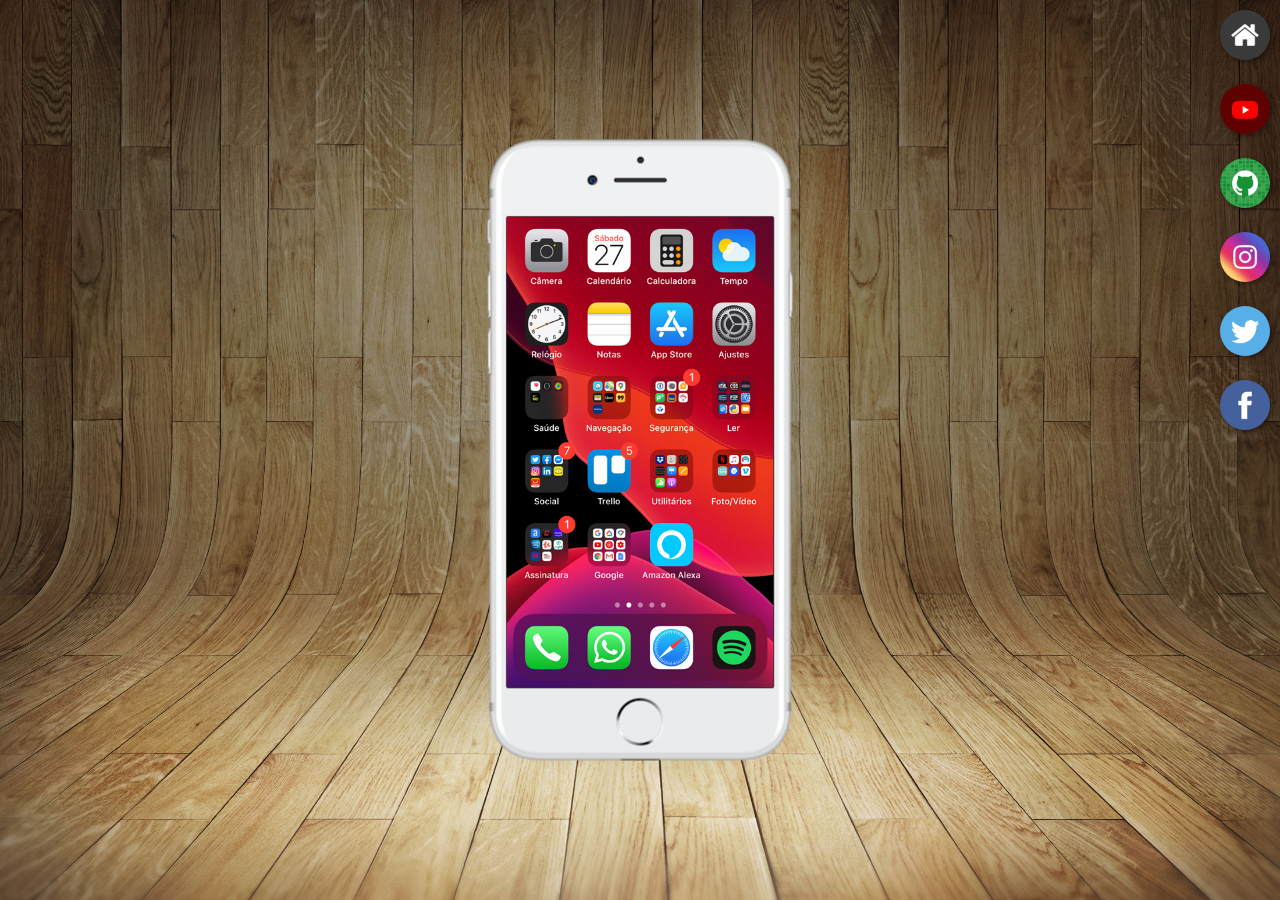
<file: index.html>
<!DOCTYPE html>
<html lang="pt-br">
<head>
    <meta charset="UTF-8">
    <meta http-equiv="X-UA-Compatible" content="IE=edge">
    <meta name="viewport" content="width=device-width, initial-scale=1.0">
    <link rel="shortcut icon" href="favicon.ico" type="image/x-icon">
    <link rel="stylesheet" href="estilos/style.css">
    <title>Projreto Redes Sociais</title>
</head>
<body>
    <main>
        <section id="telefone">
            <iframe src="home.html" frameborder="0" name="tela" id="tela">Seu navegador não é compativel</iframe>
        </section>
        <section id="redes-sociais">
            <a href="home.html" target="tela"><img src="imagens/logo-home.jpg" alt="Home"></a><br>
            <a href="youtube.html" target="tela"><img src="imagens/logo-youtube.jpg" alt="Youtube"></a><br>
            <a href="guithub.html" target="tela"><img src="imagens/logo-github.jpg" alt="GitHub"></a><br>
            <a href="instagram.html" target="tela"><img src="imagens/logo-instagram.jpg" alt="Instagram"></a><br>
            <a href="#" target="tela"><img src="imagens/logo-twitter.jpg" alt="Twitter"></a><br>
            <a href="#" target="tela"><img src="imagens/logo-facebook.jpg" alt="Facebook"></a>
        </section>
    </main>
</body>
</html>
</file>
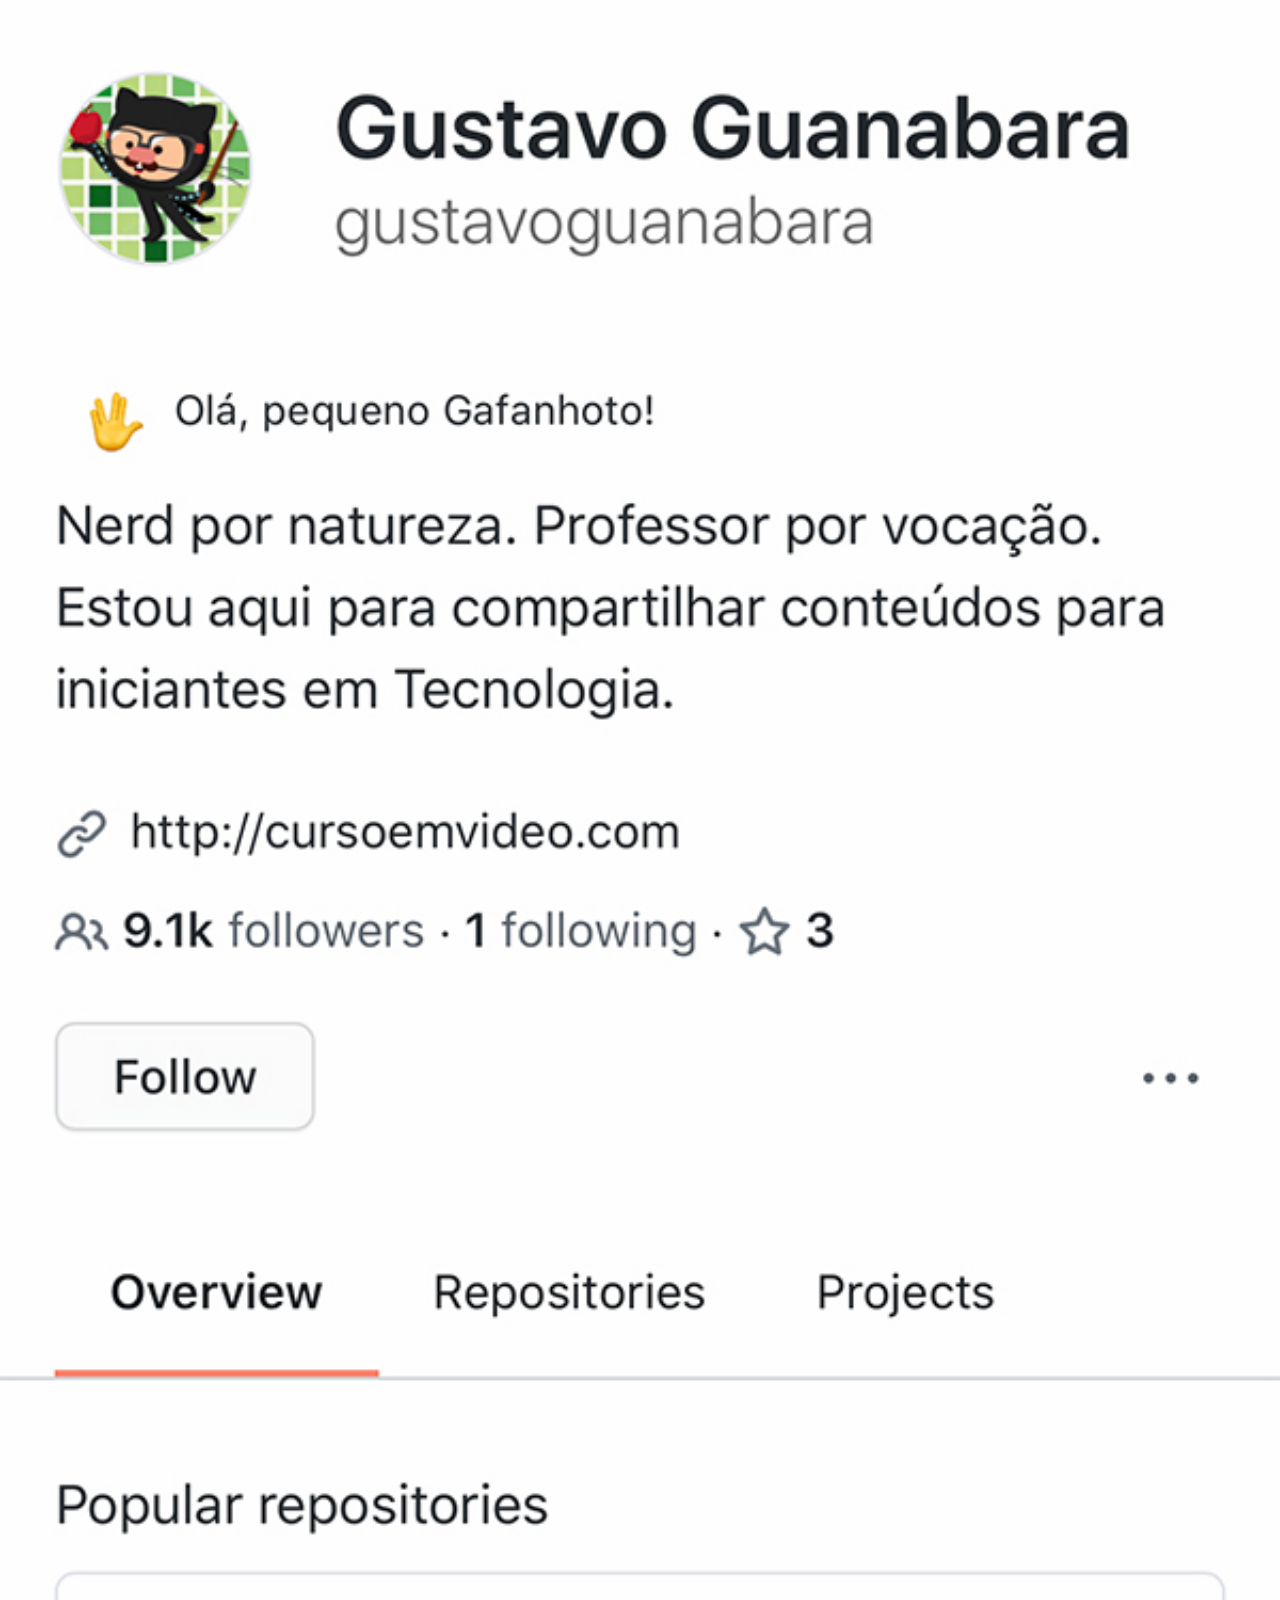
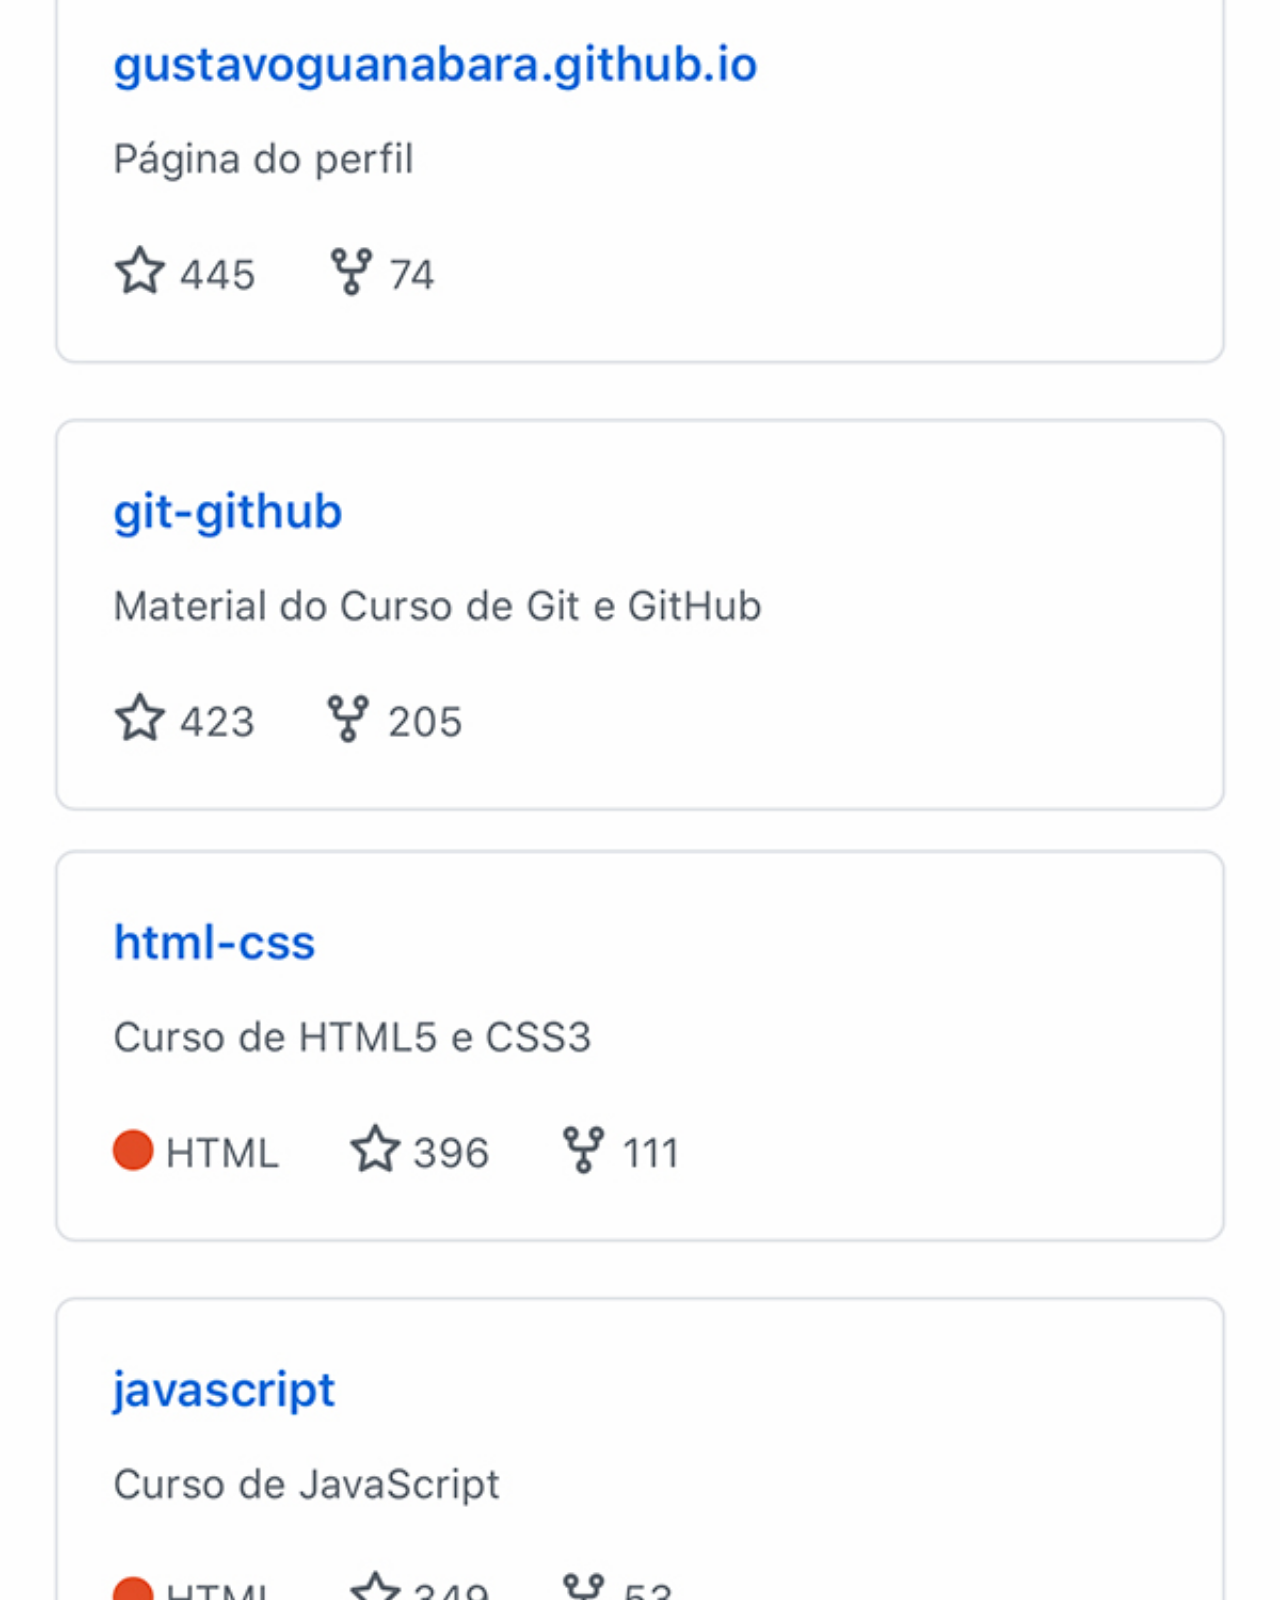
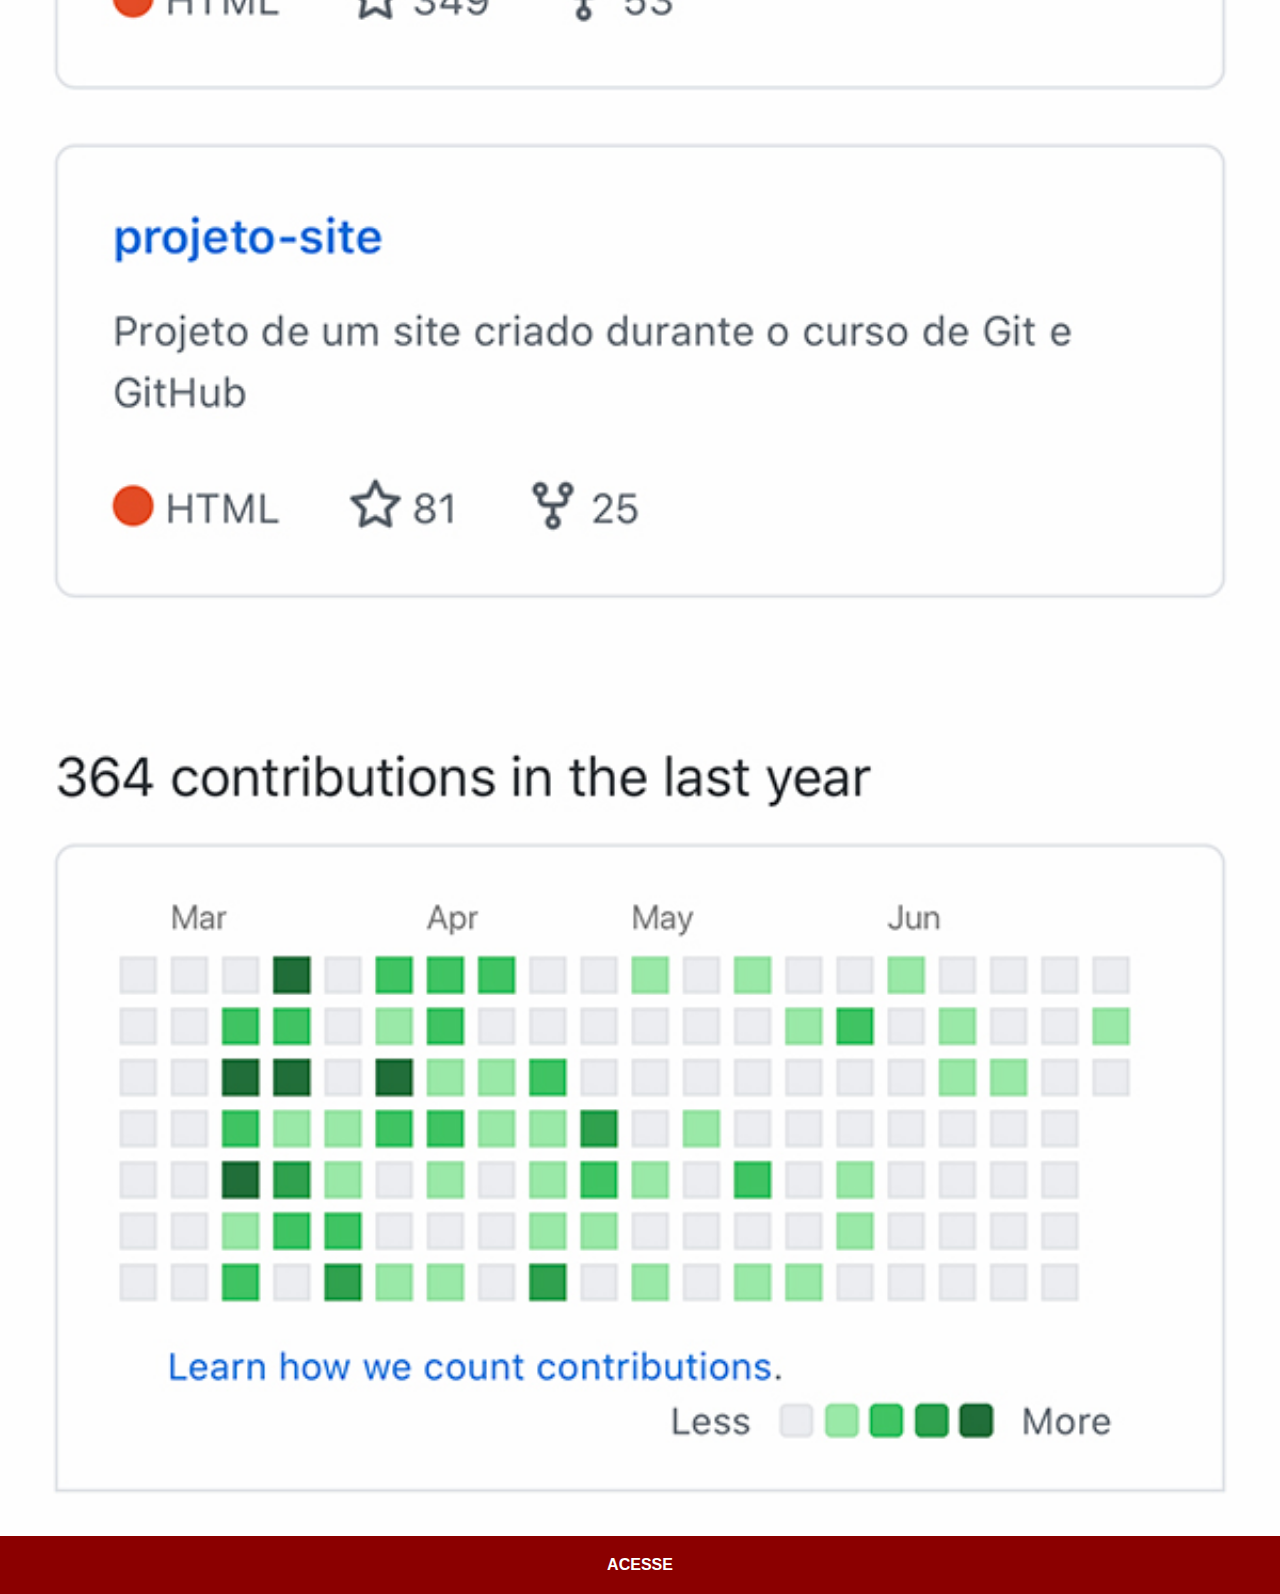
<file: guithub.html>
<!DOCTYPE html>
<html lang="pt-br">
<head>
    <meta charset="UTF-8">
    <meta http-equiv="X-UA-Compatible" content="IE=edge">
    <meta name="viewport" content="width=device-width, initial-scale=1.0">
    <title>Document</title>
    <link rel="stylesheet" href="estilos/social.css">
</head>
<body>
    <img src="imagens/tela-github.jpg" alt="GuiHub">
    <a href="https://github.com/">ACESSE</a>
</body>
</html>
</file>
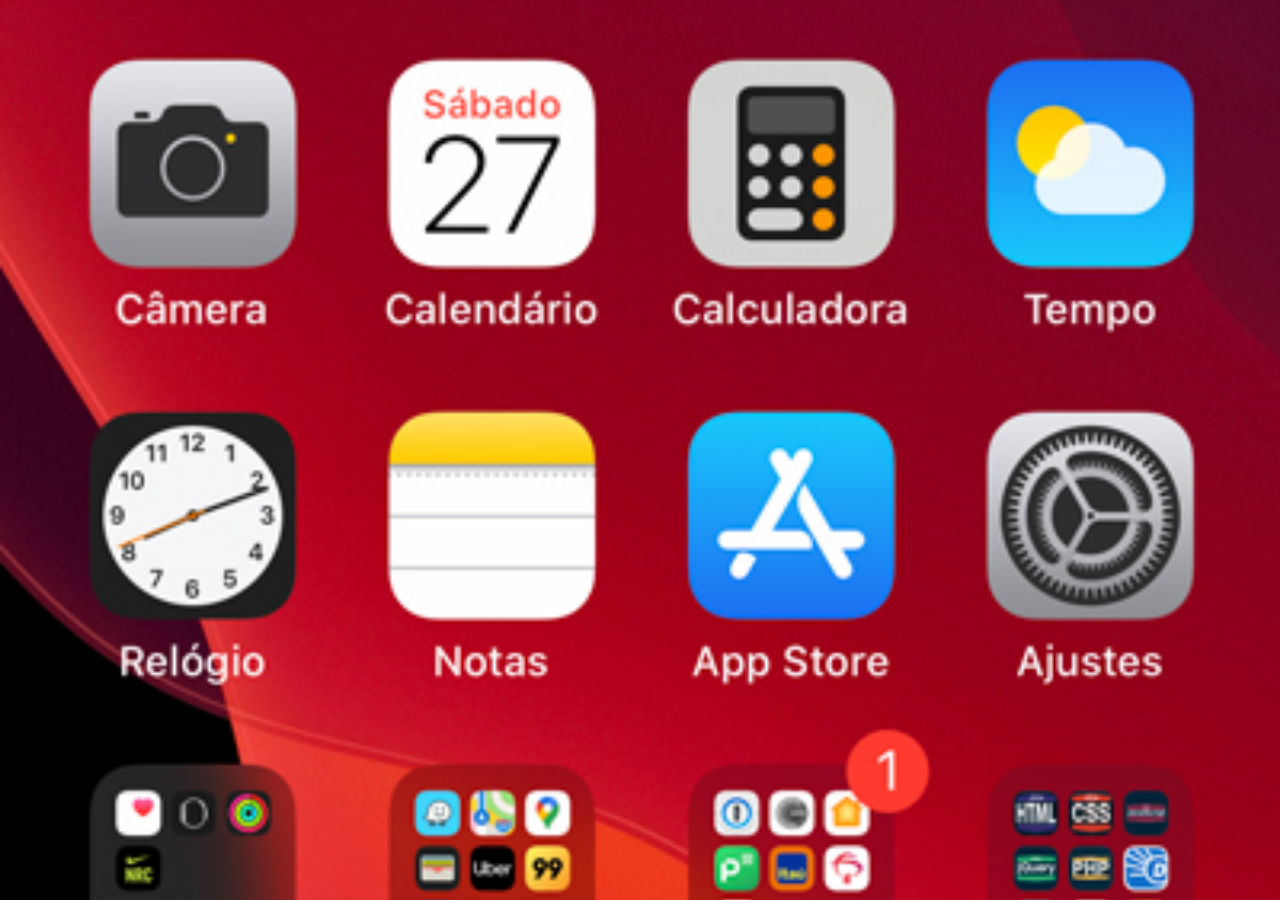
<file: home.html>
<!DOCTYPE html>
<html lang="pt-br">
<head>
    <meta charset="UTF-8">
    <meta http-equiv="X-UA-Compatible" content="IE=edge">
    <meta name="viewport" content="width=device-width, initial-scale=1.0">
    <title>Document</title>
</head>
<style>
    *{
        margin: 0px;
        padding: 0px;
    }
    body{
        width: 100vw;
        height: 100vh;
        background: black url('imagens/tela-home.jpg') no-repeat top center;
        background-size: cover;
    }
</style>
<body>
    
</body>
</html>
</file>
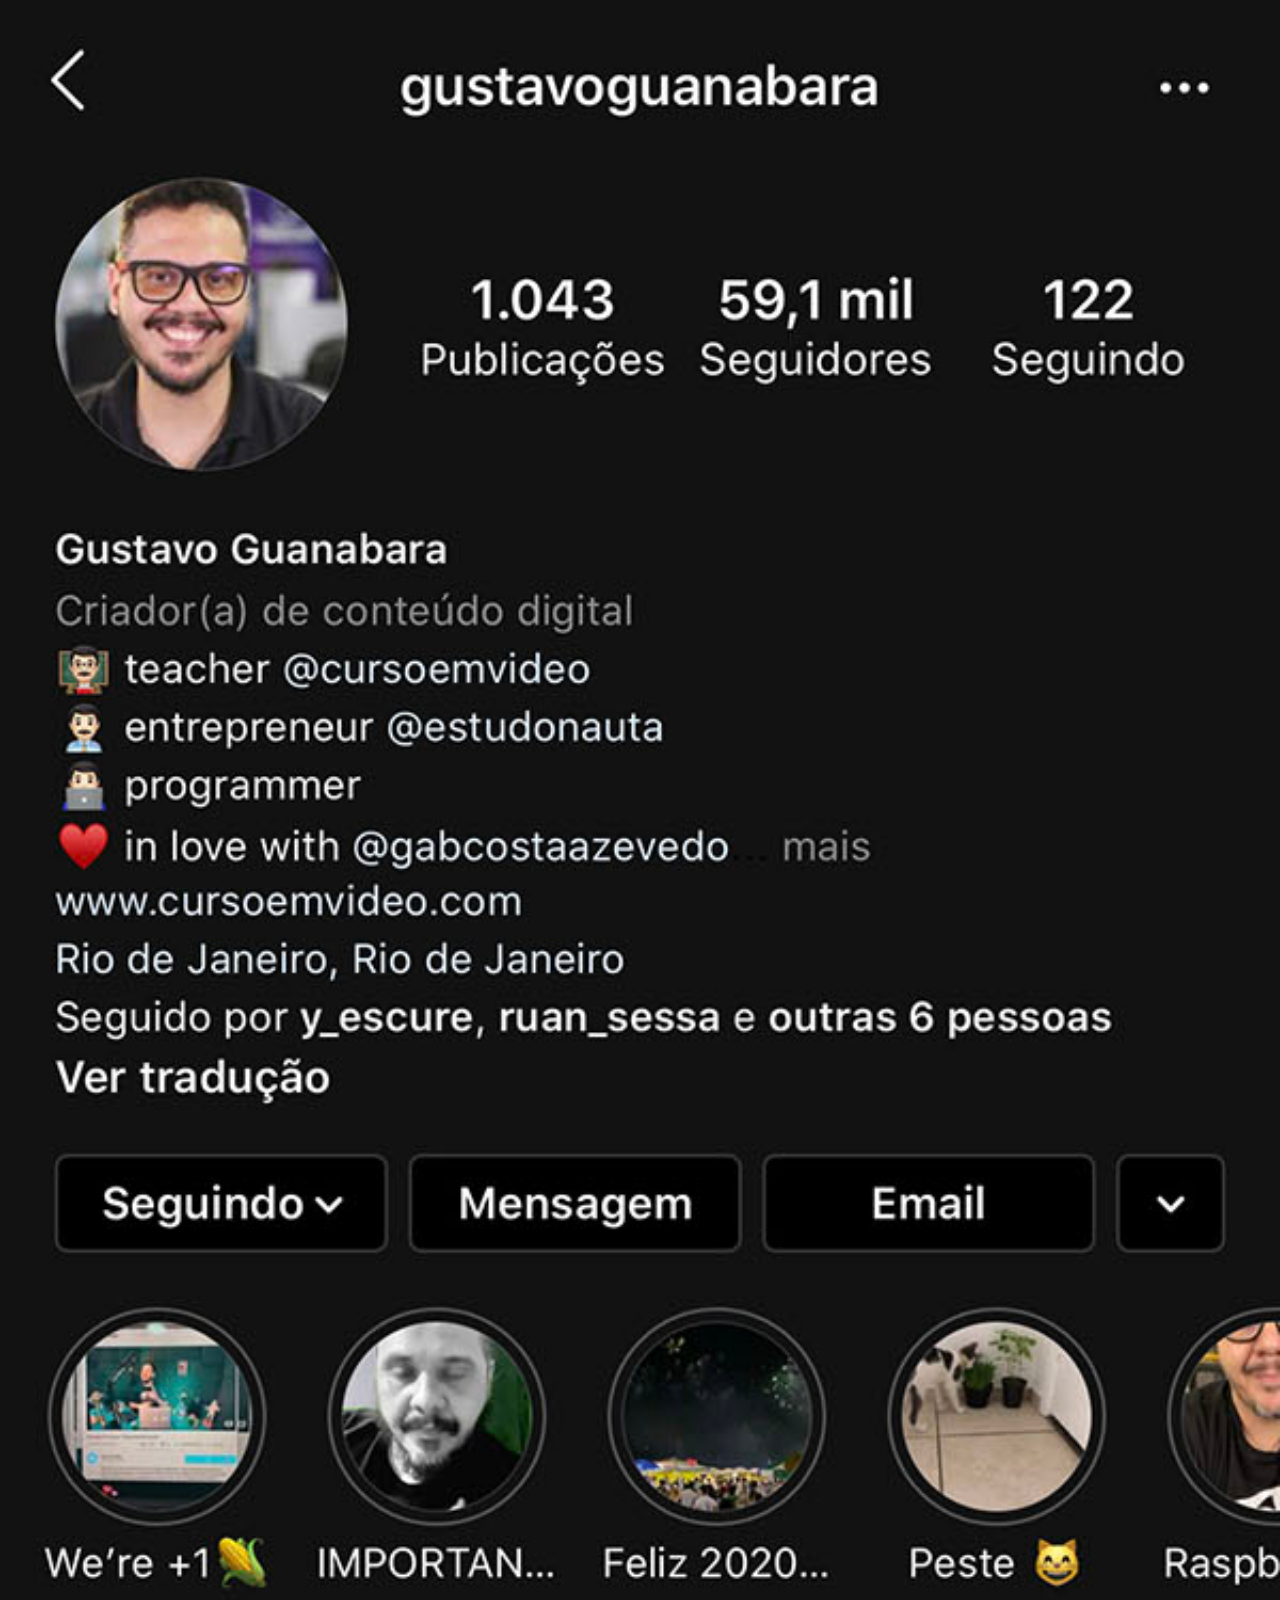
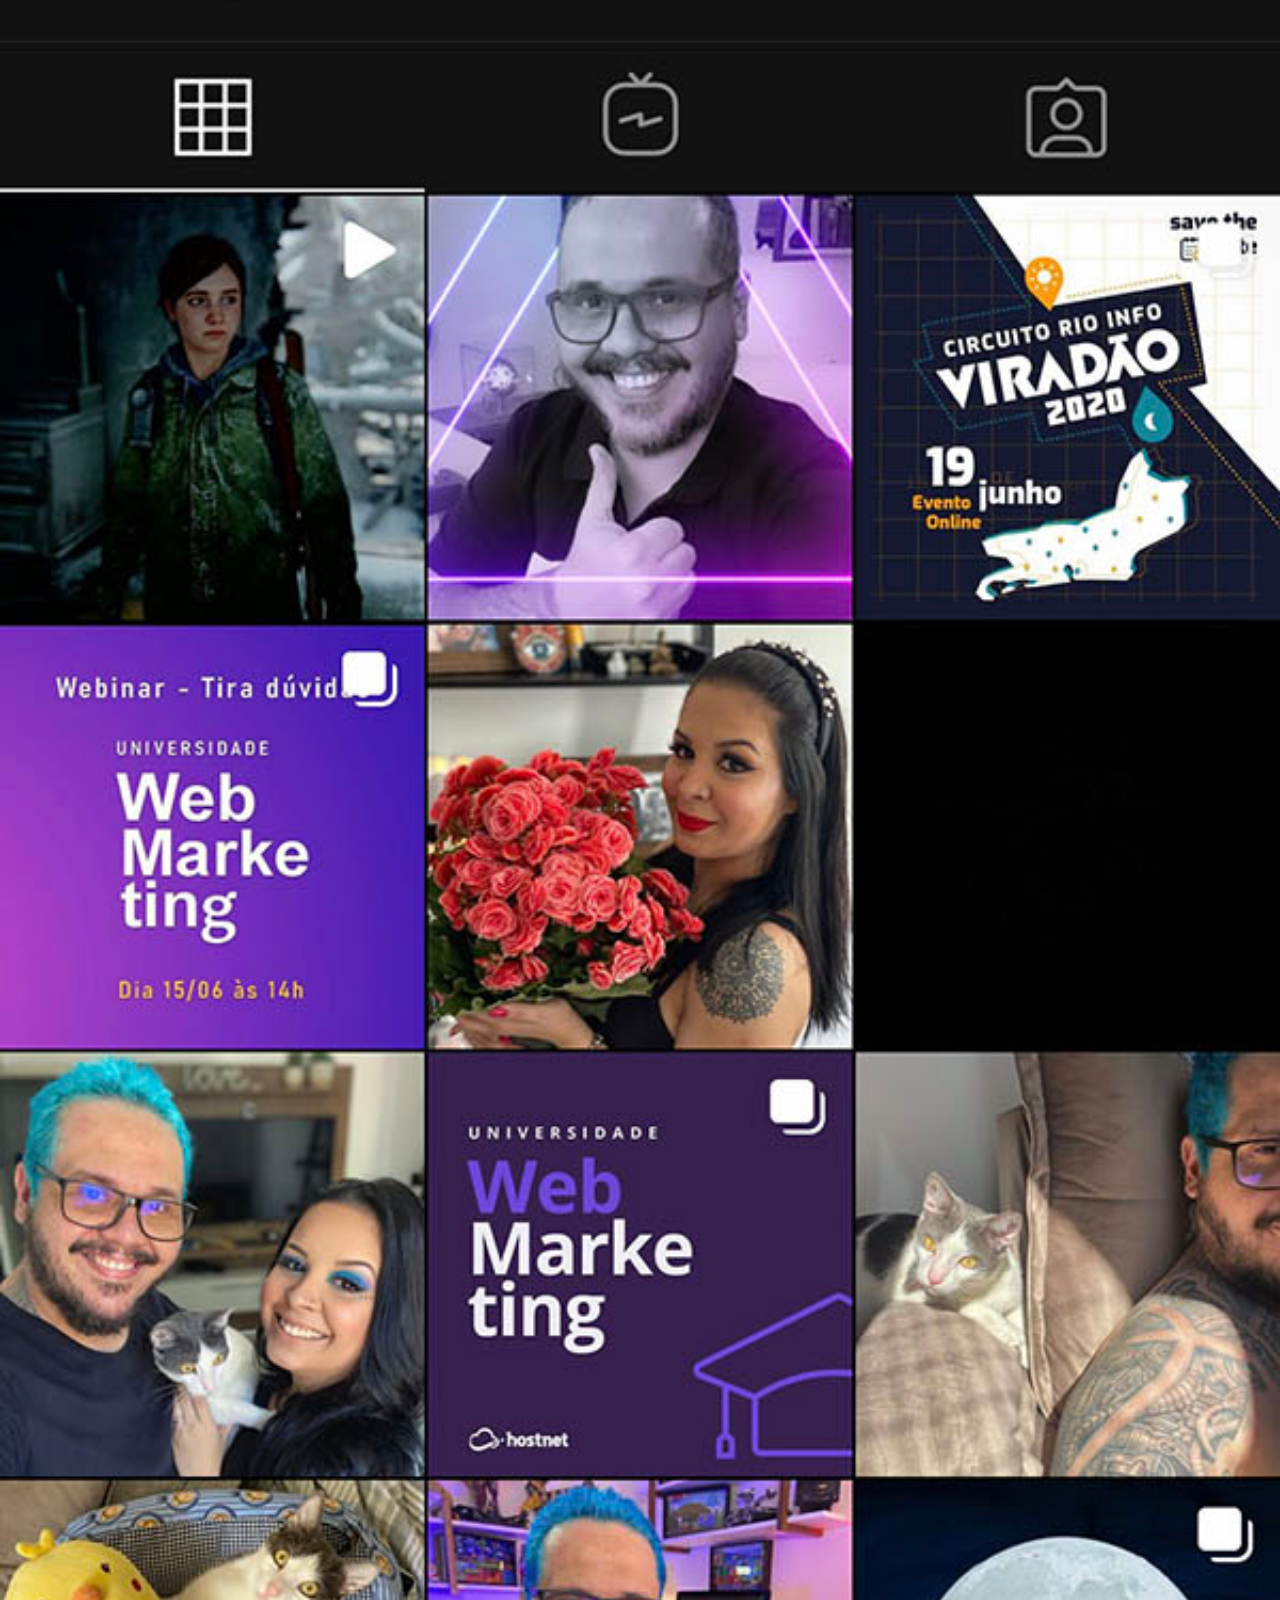
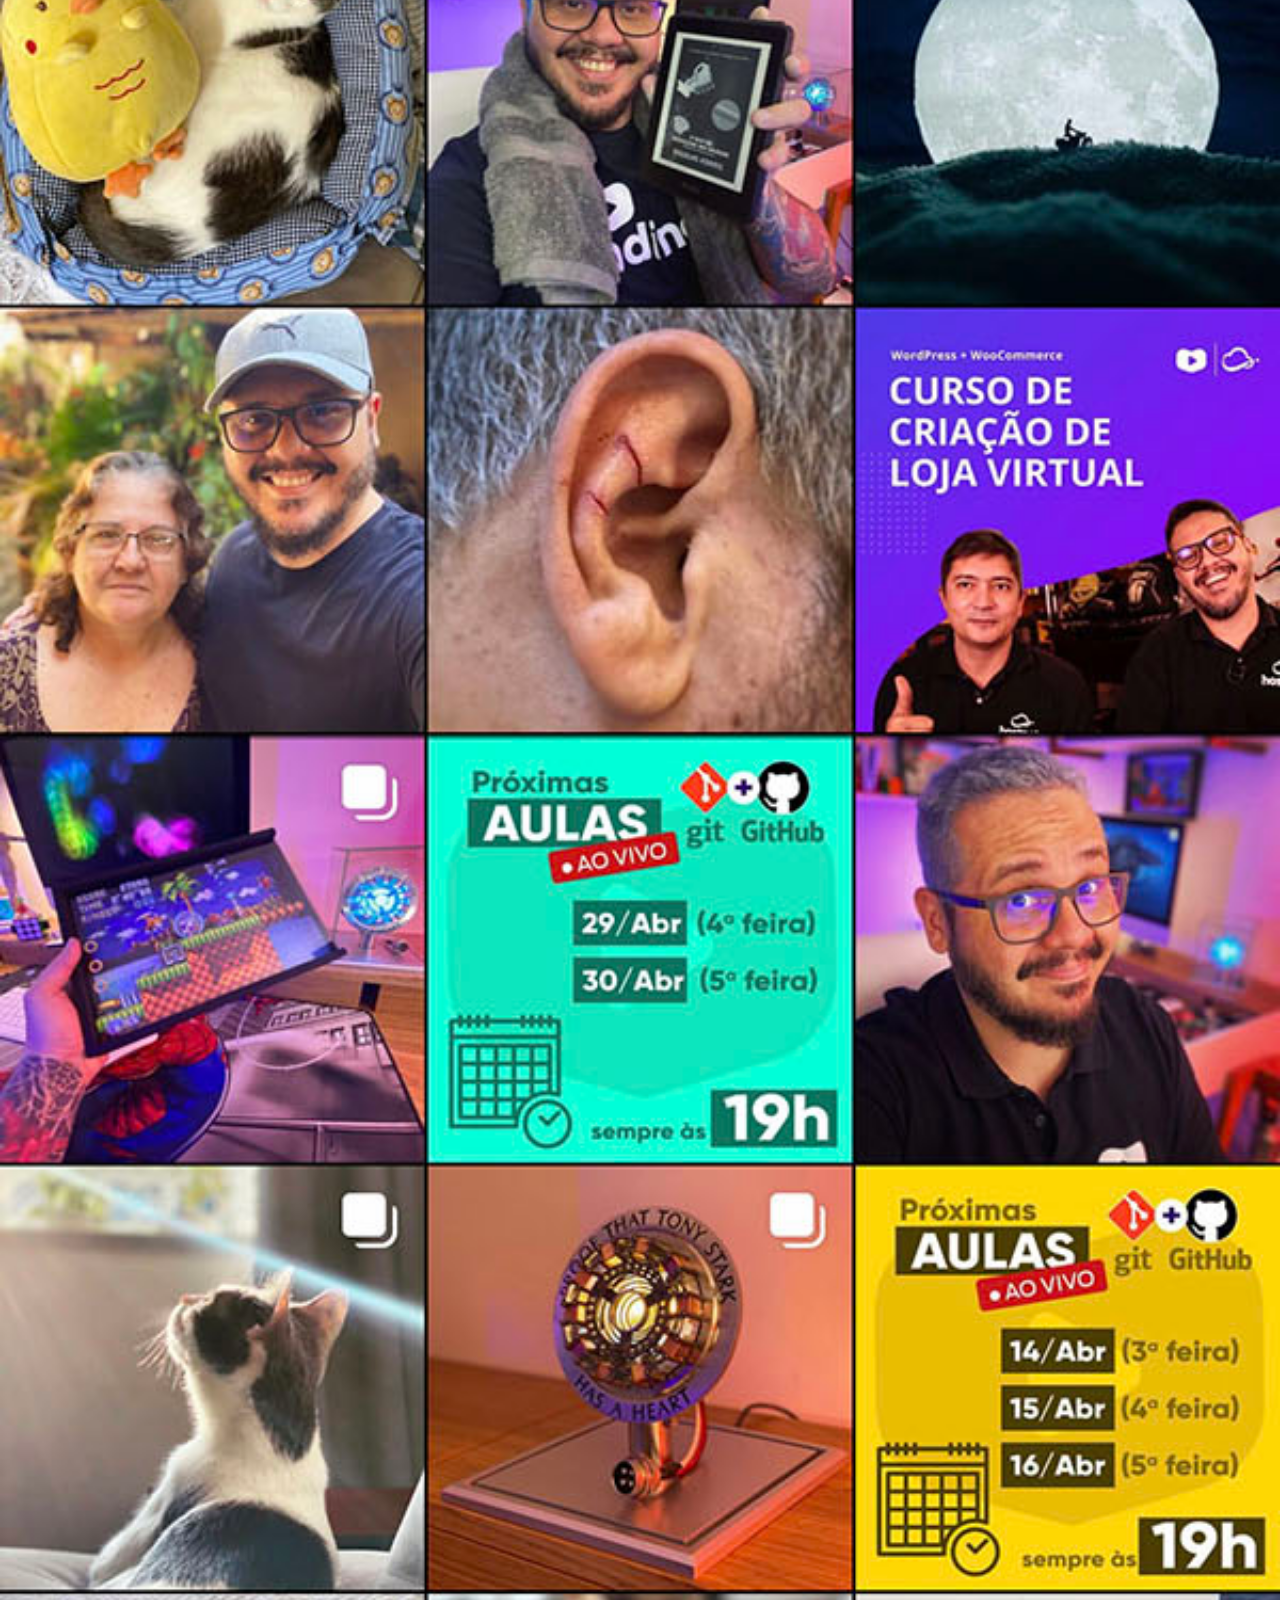
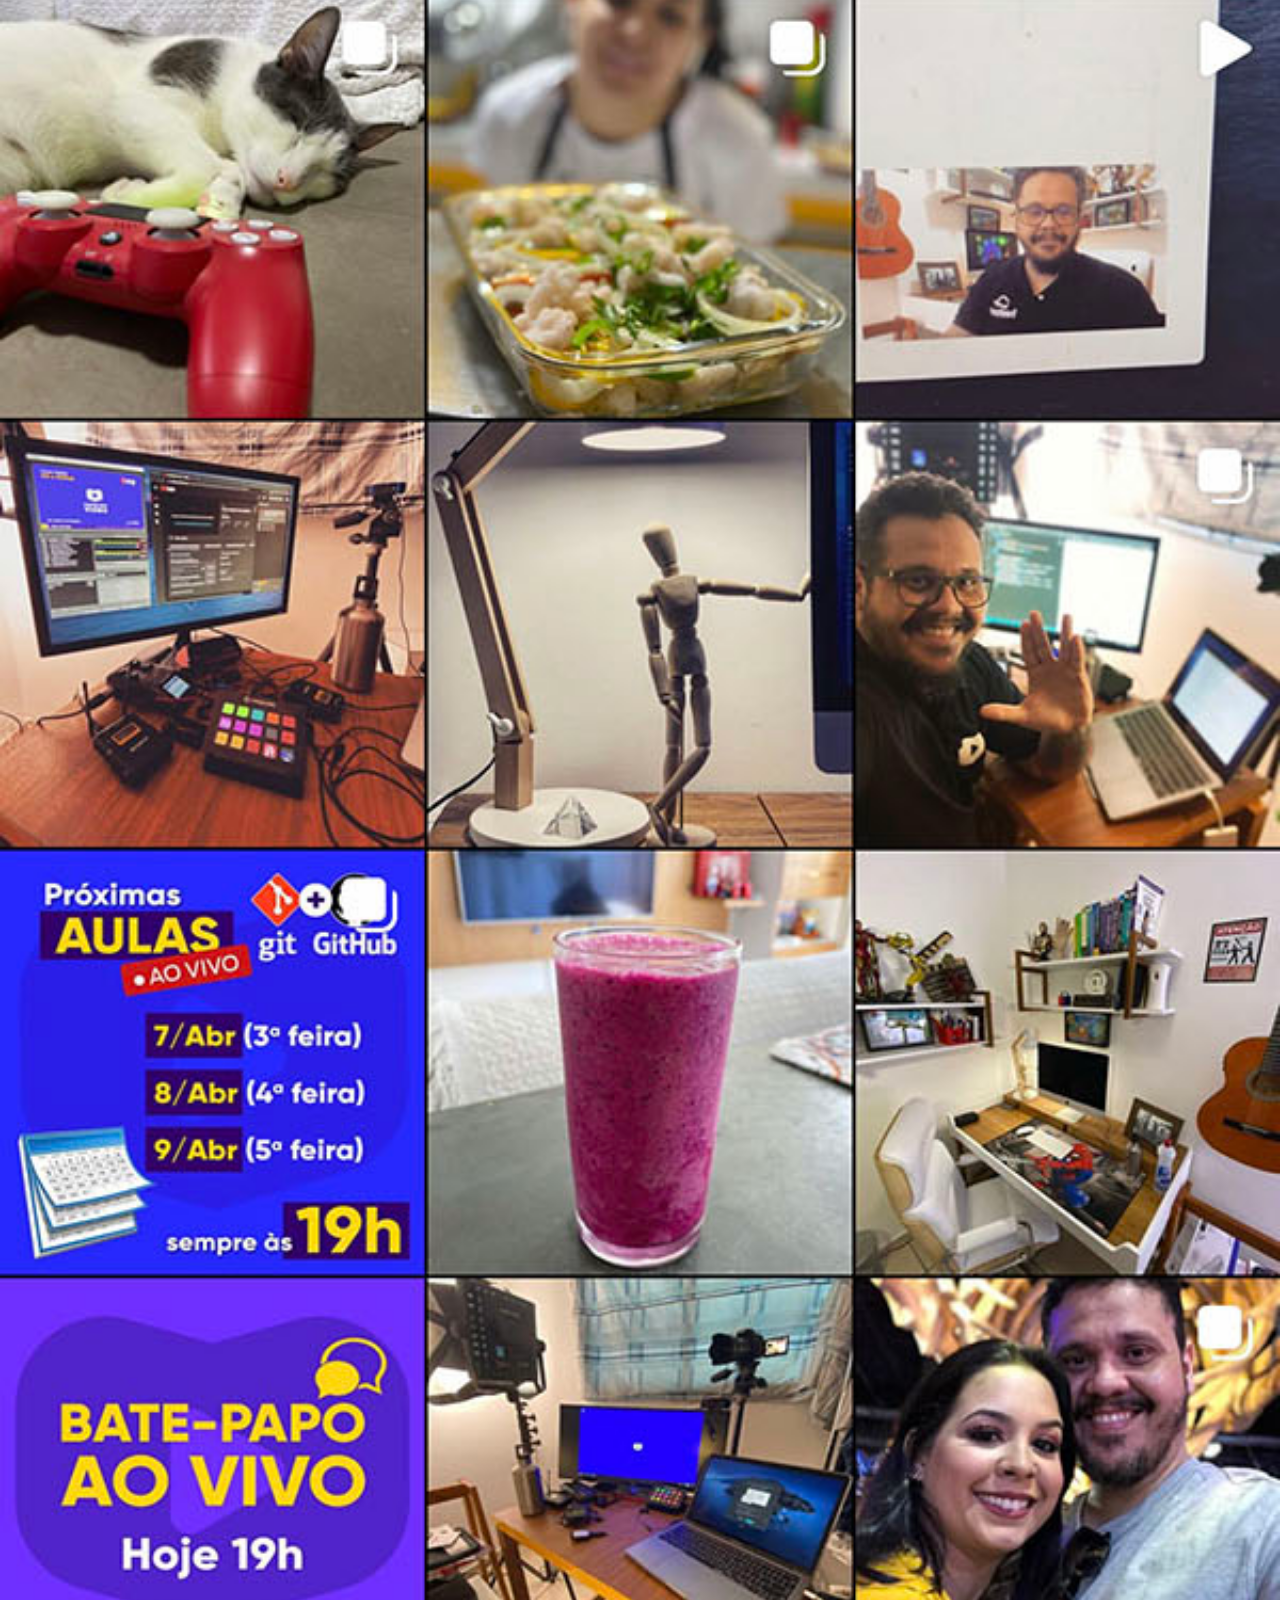
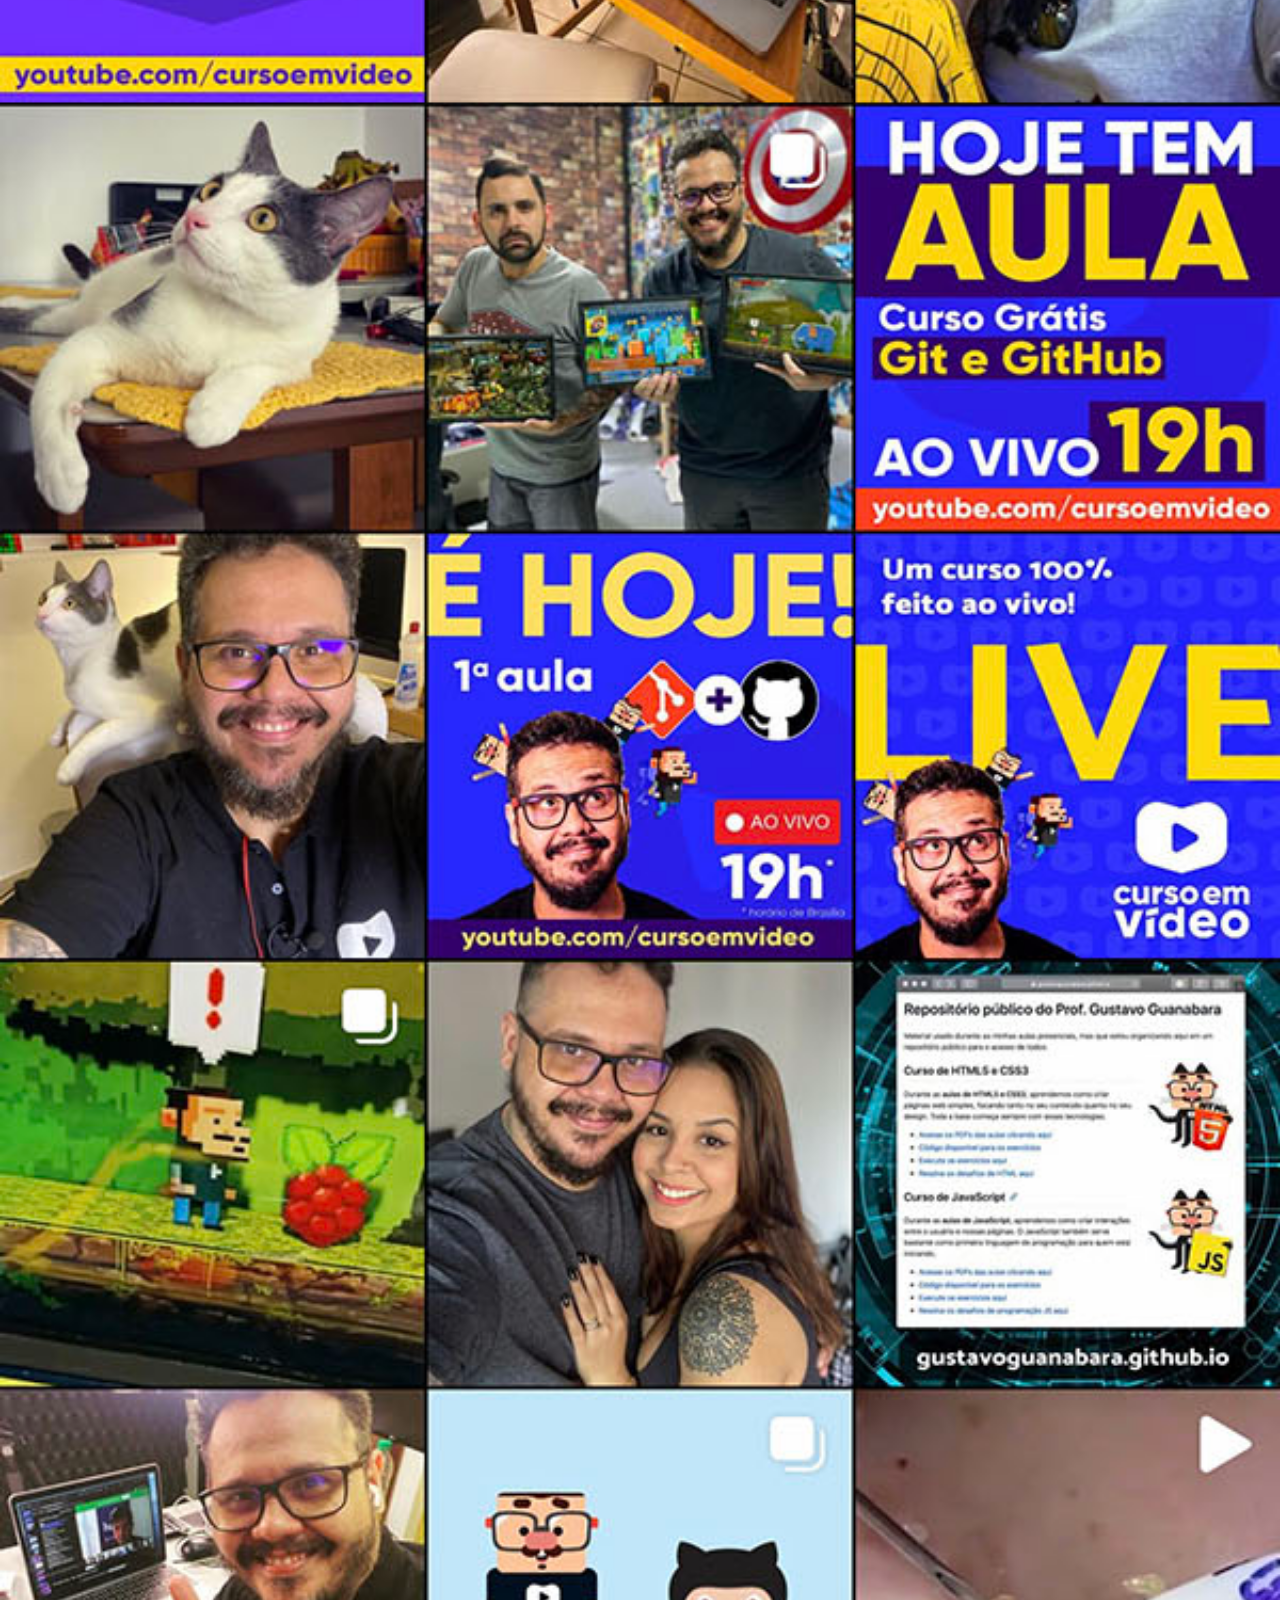
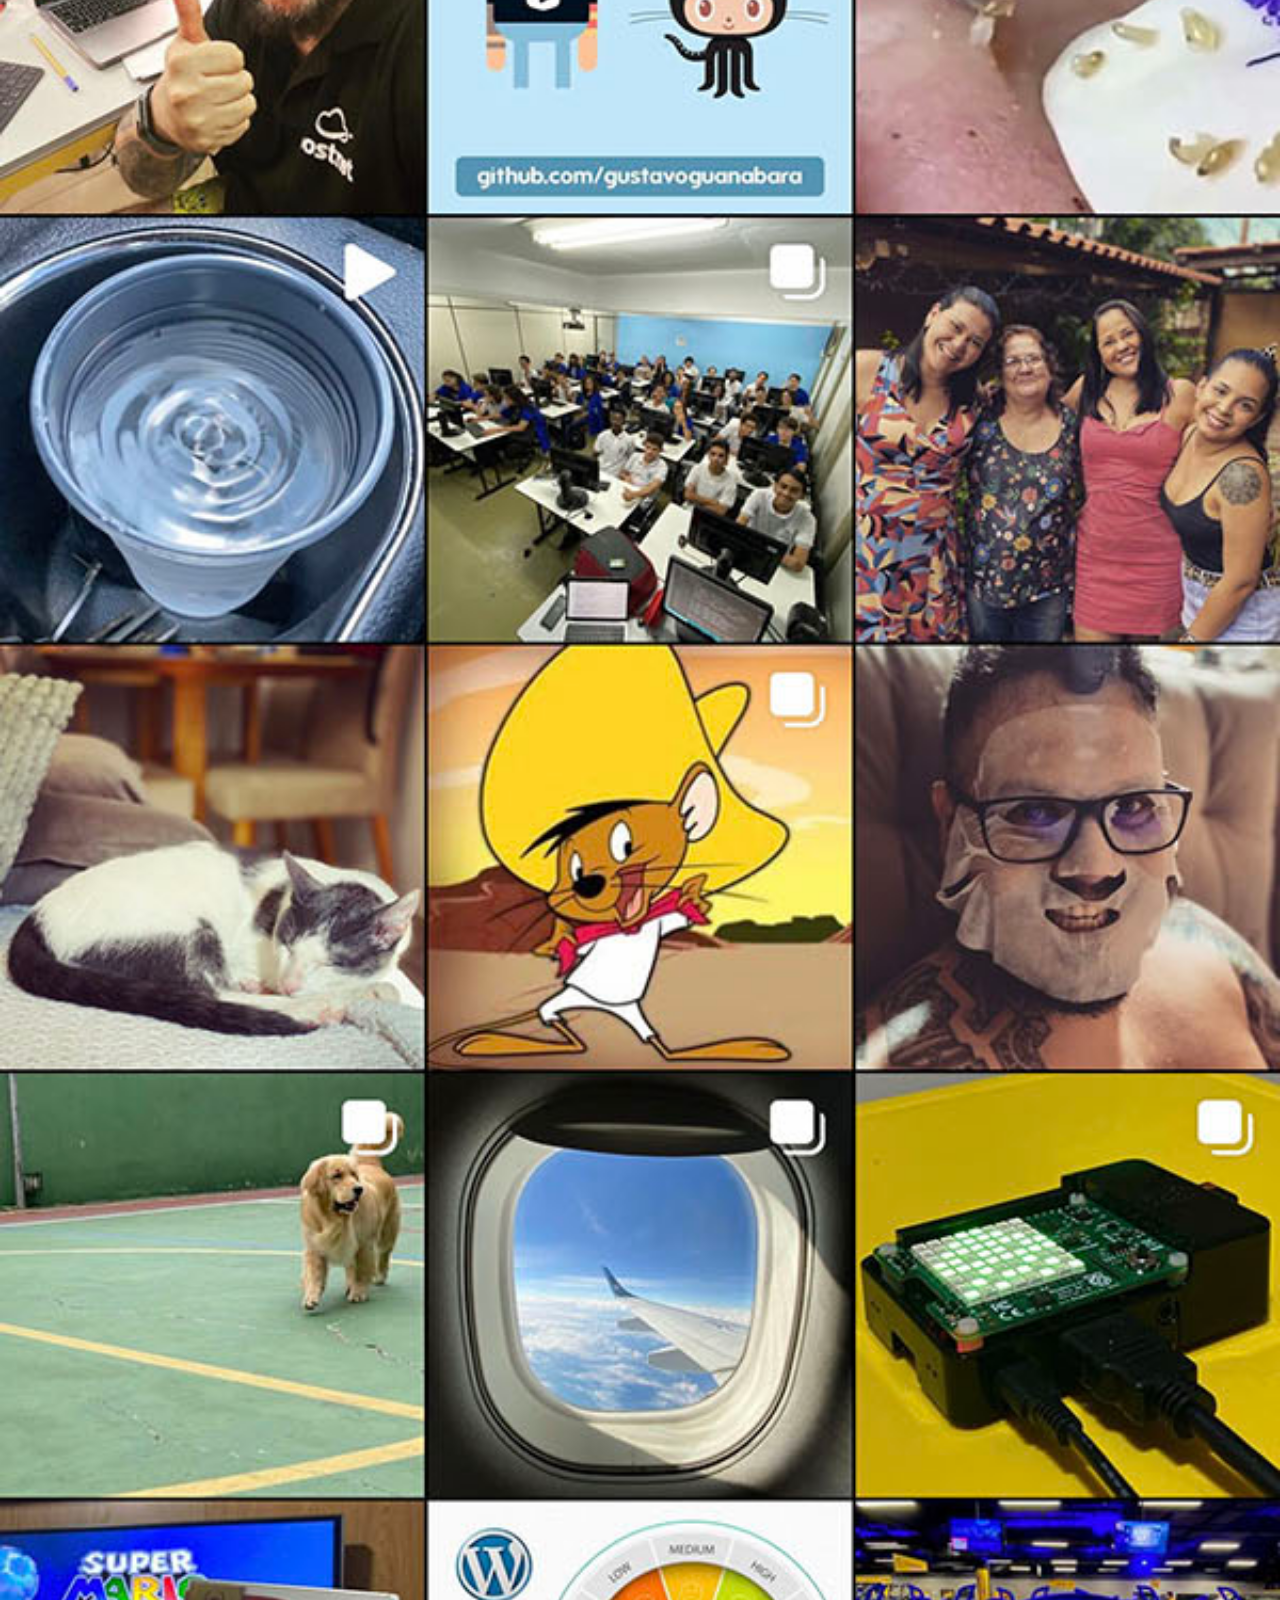
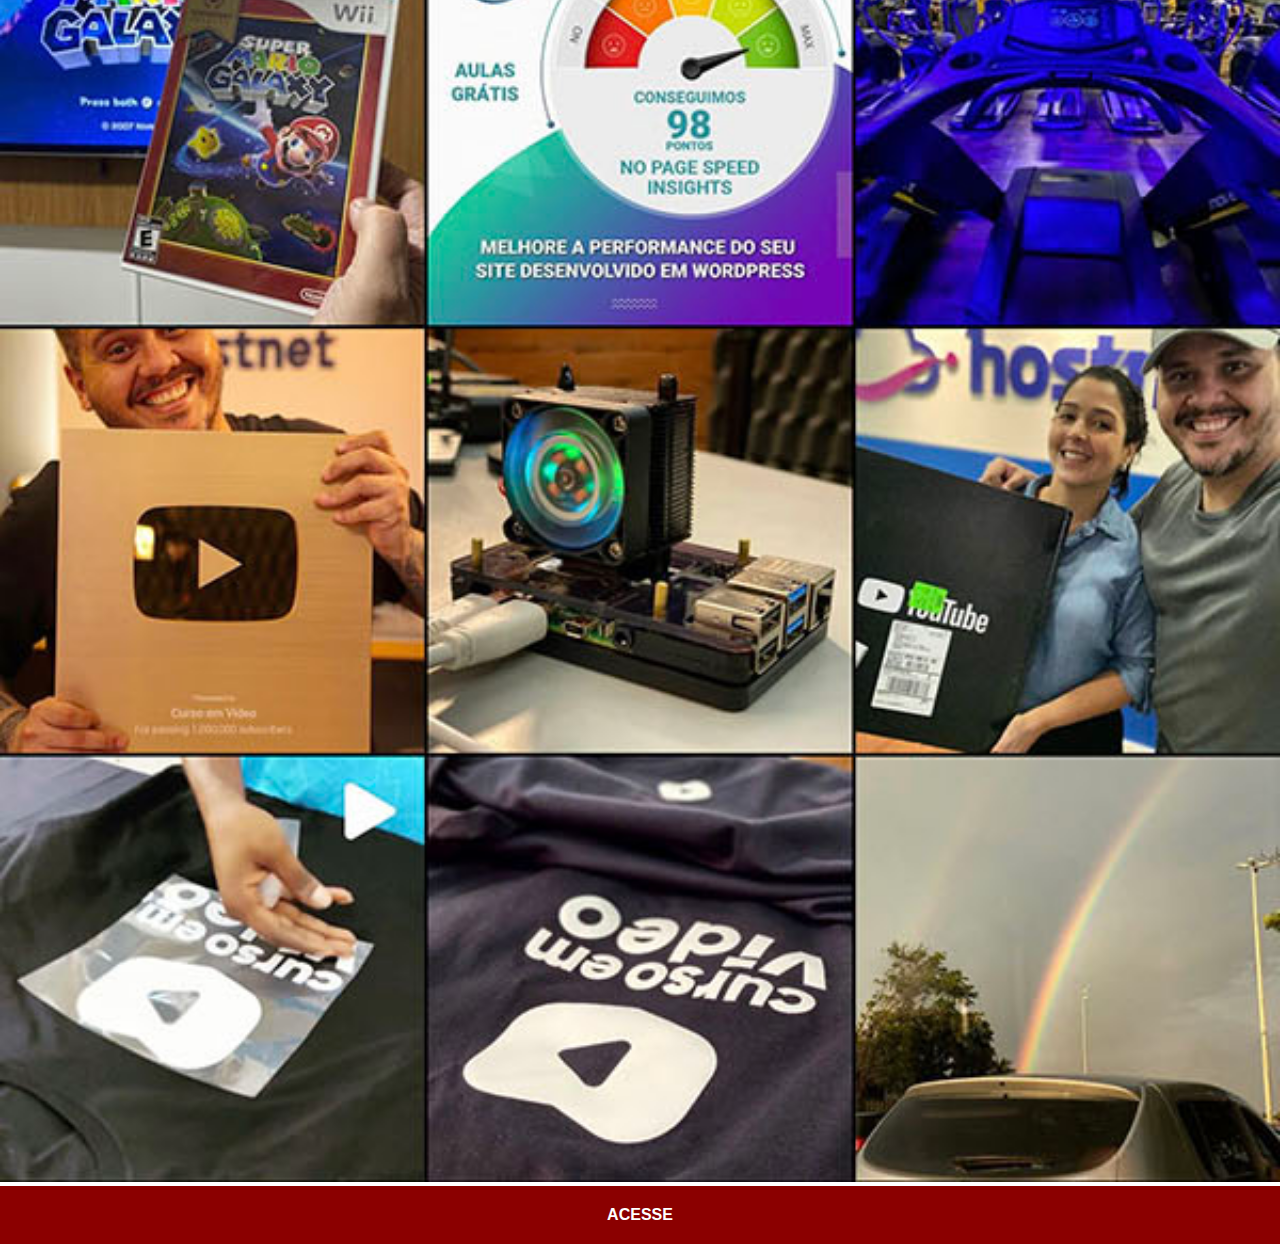
<file: instagram.html>
<!DOCTYPE html>
<html lang="pt-br">
<head>
    <meta charset="UTF-8">
    <meta http-equiv="X-UA-Compatible" content="IE=edge">
    <meta name="viewport" content="width=device-width, initial-scale=1.0">
    <title>Instagram</title>
    <link rel="stylesheet" href="estilos/social.css">
</head>
<body>
    <img src="imagens/tela-instagram.jpg" alt="Instagram">
    <a href="https://instagram.com">ACESSE</a>
</body>
</html>
</file>
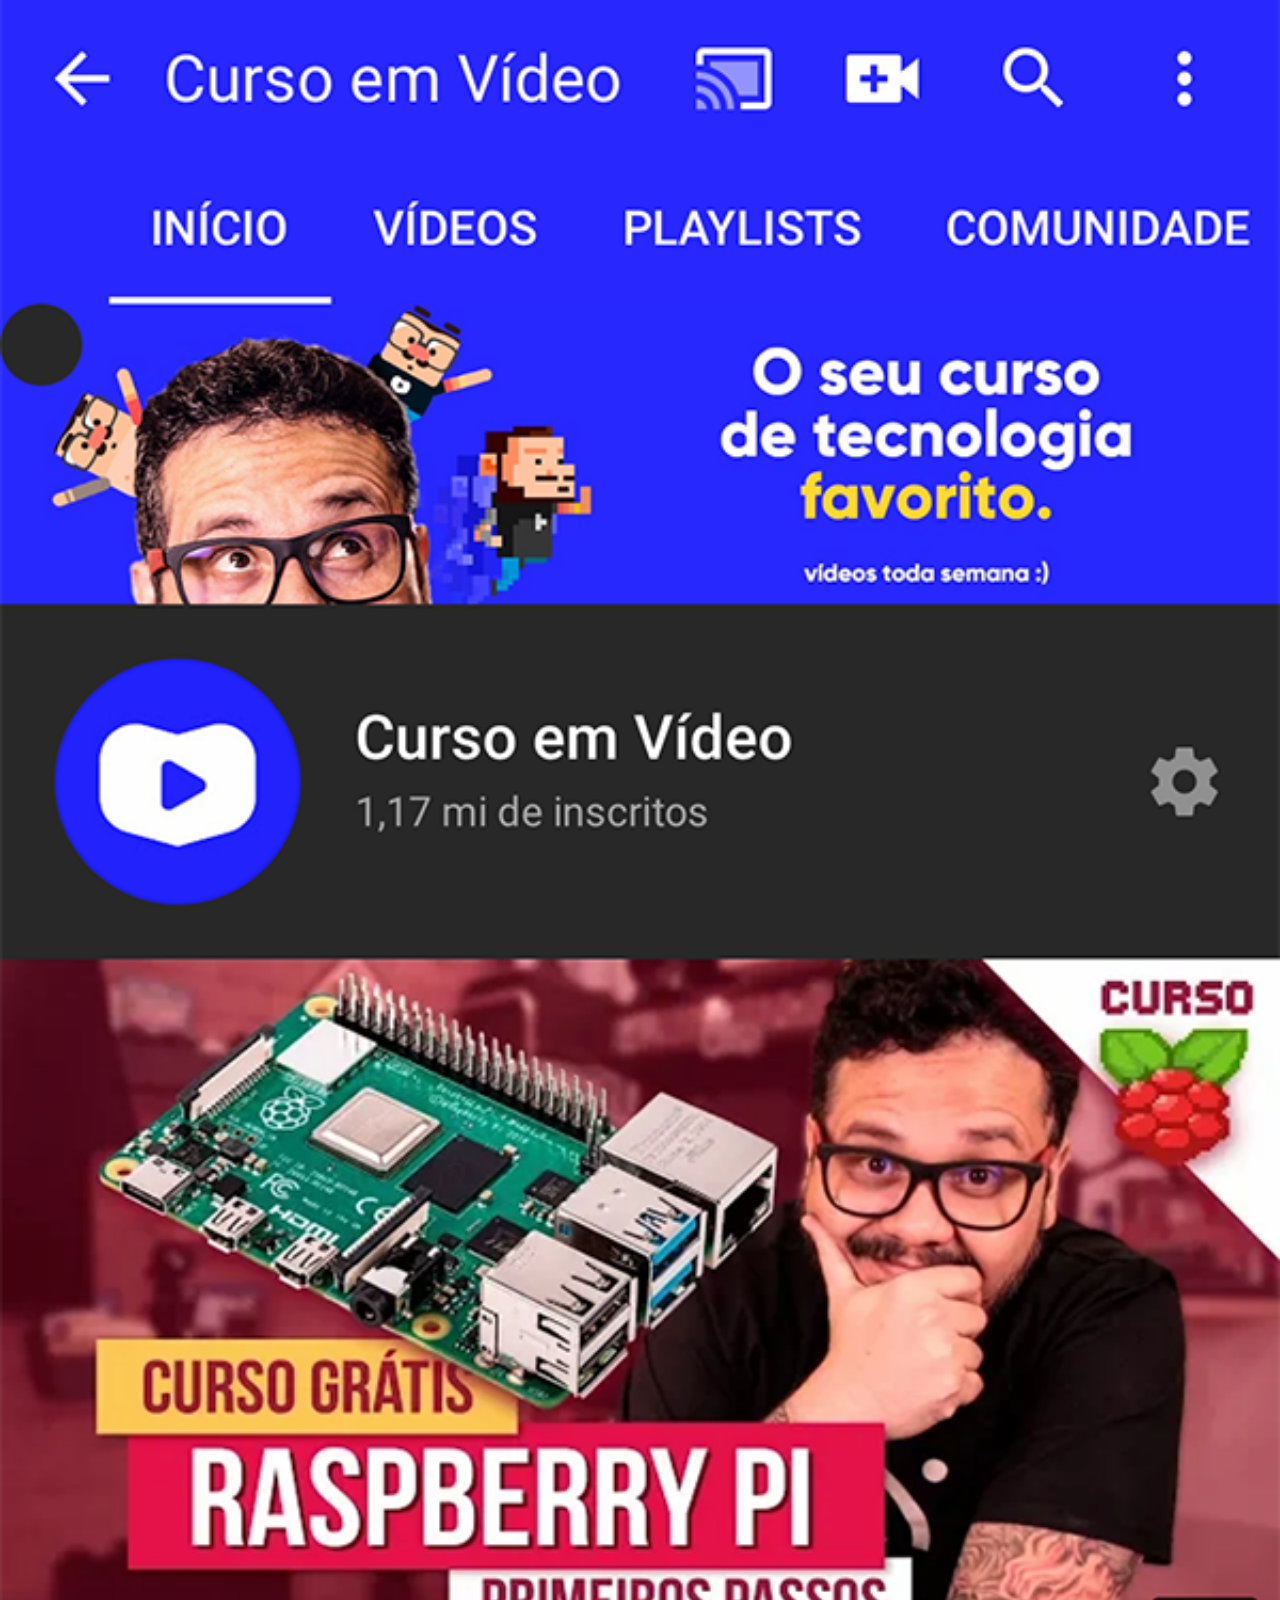
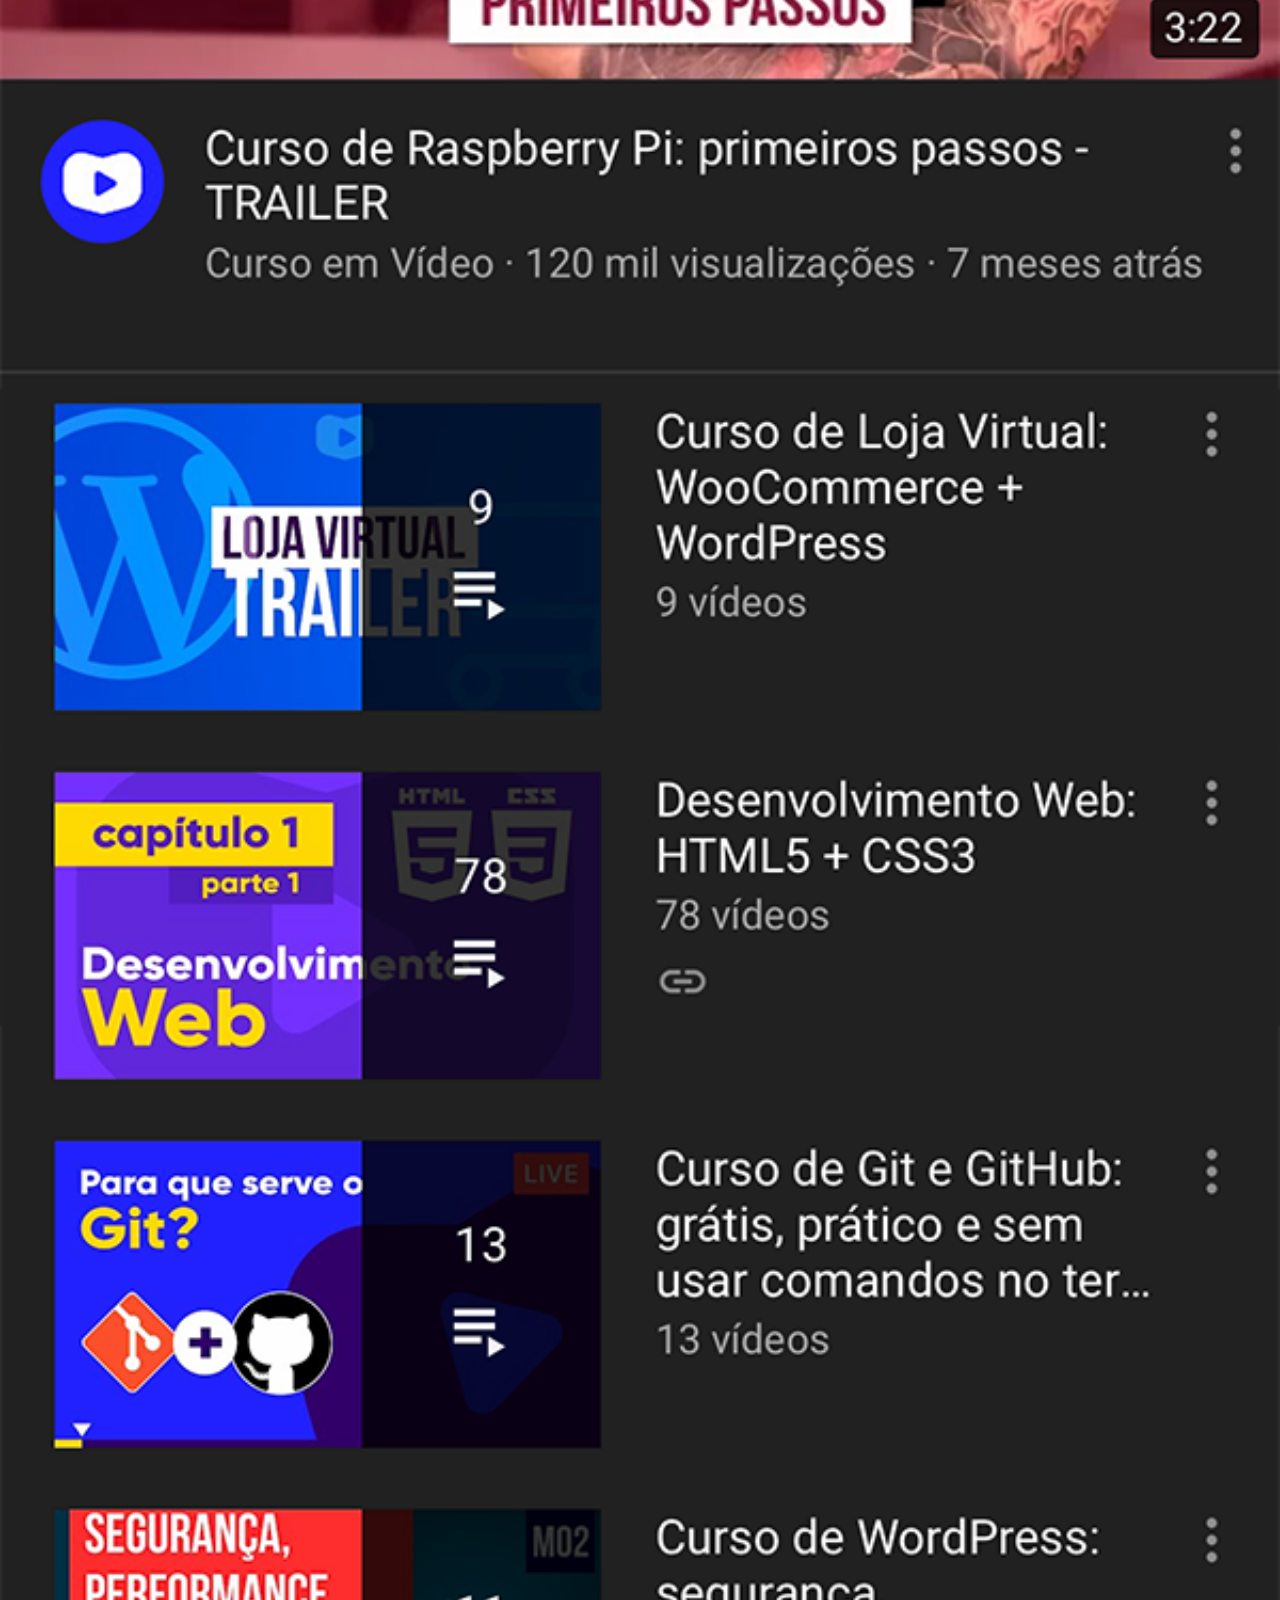
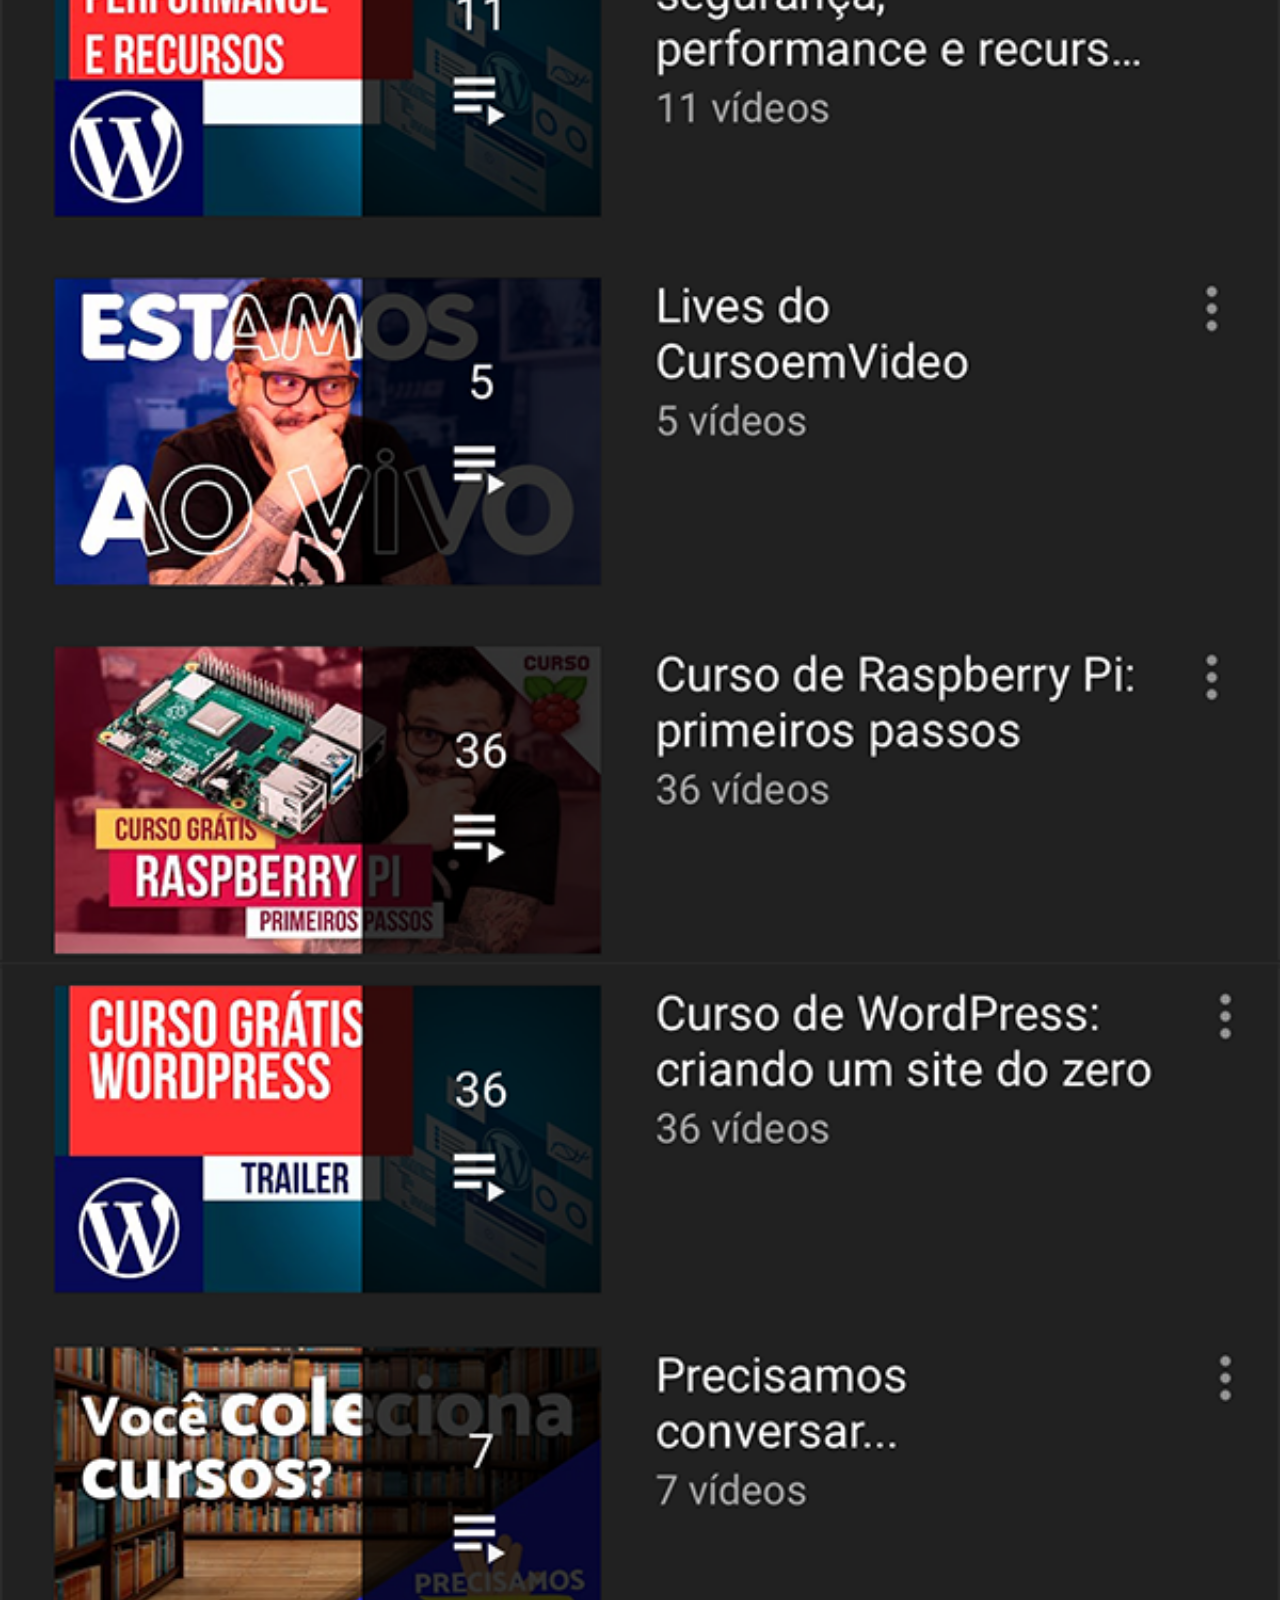
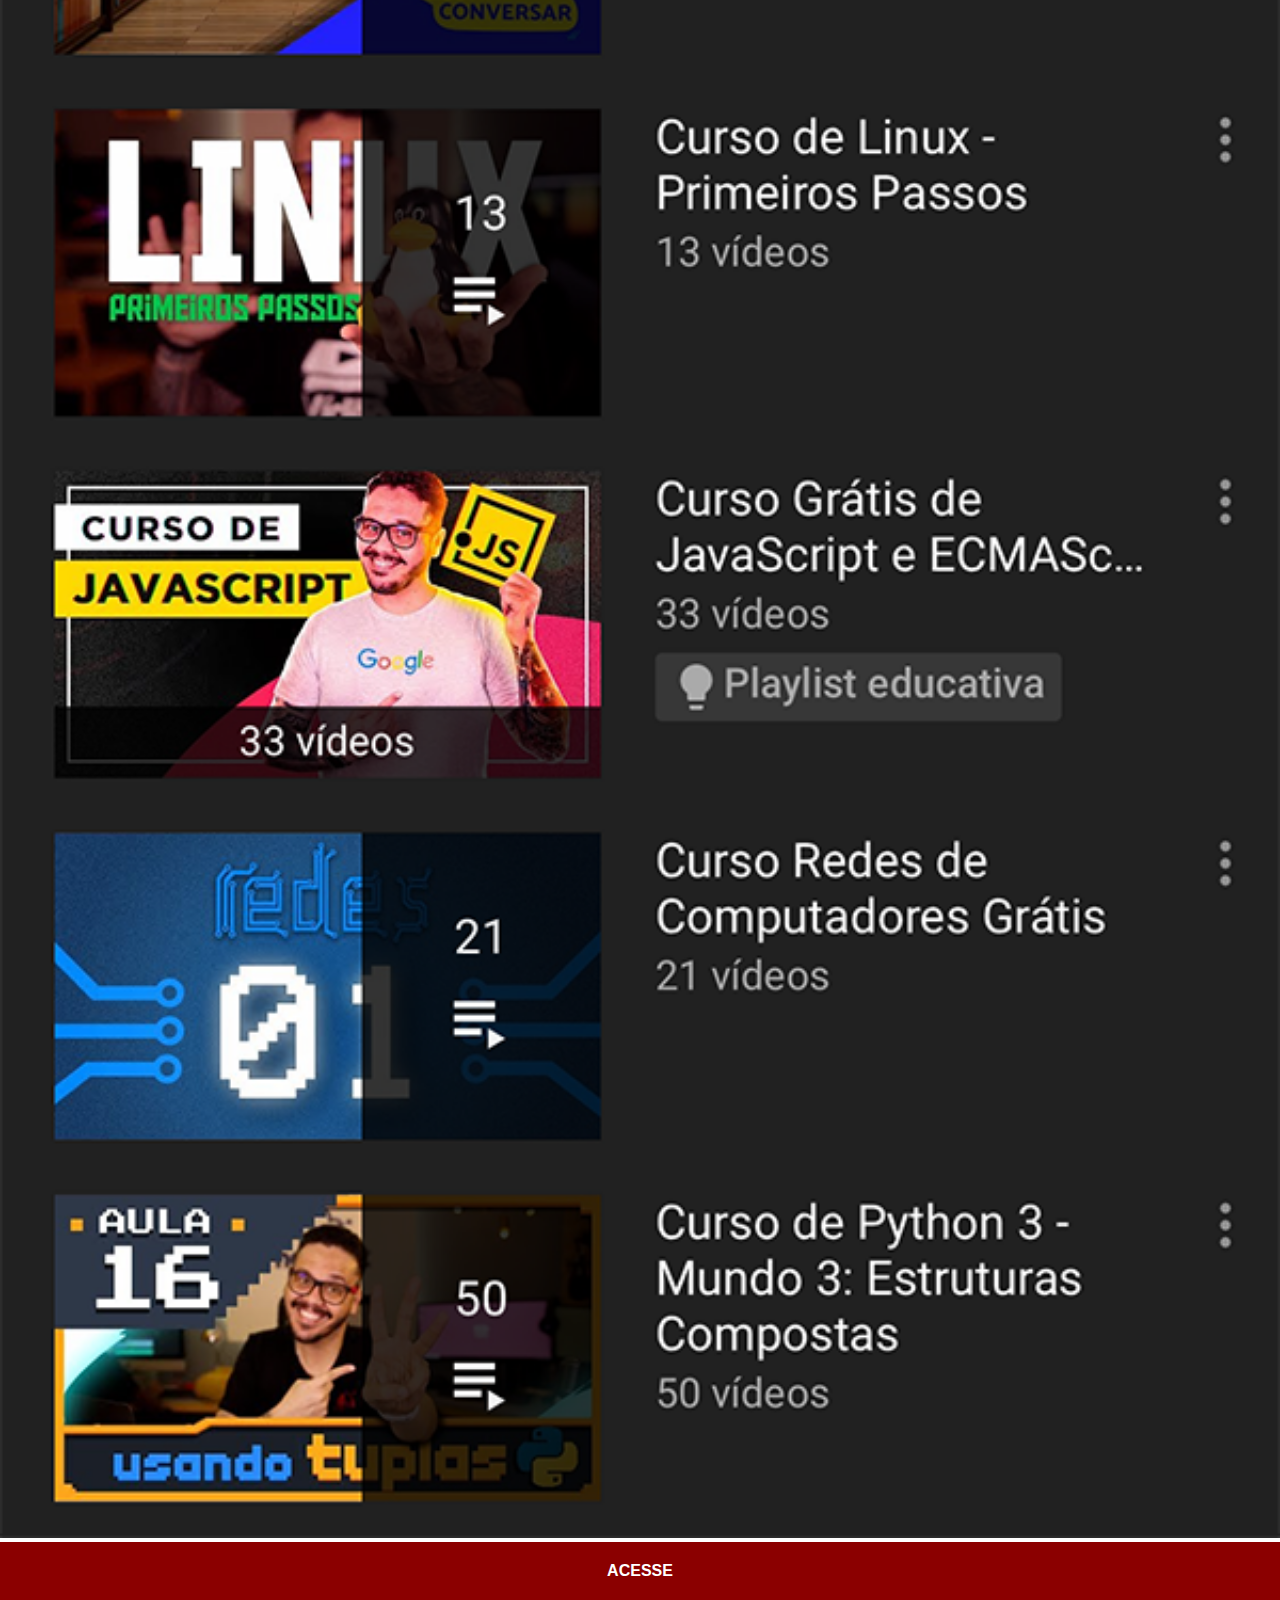
<file: youtube.html>
<!DOCTYPE html>
<html lang="pt-br">
<head>
    <meta charset="UTF-8">
    <meta http-equiv="X-UA-Compatible" content="IE=edge">
    <meta name="viewport" content="width=device-width, initial-scale=1.0">
    <title>Youtube</title>
    <link rel="stylesheet" href="estilos/social.css">
</head>
<body>
    <img src="imagens/tela-youtube.png" alt="Youtube">
    <a href="https://youtube.com.br">ACESSE</a>
</body>
</html>
</file>
<file: estilos/style.css>
@charset "UTF-8";

* {
    margin: 0px;
    padding: 0px;
    font-family: Arial, Helvetica, sans-serif;
}

html, body{
    height: 100vh;
    width: 100vw;
    background-color: black;
}

body {
    background: url('../imagens/fundo-madeira.jpg') no-repeat top center;
    background-size: cover;
    background-attachment: fixed;
}

main {
    position: relative;
    height: 100vh;
}

section#telefone {
    position: absolute;
    top: 50%;
    left: 50%;
    transform: translate(-50%, -50%);
    height: 627px;
    width: 311px;
    background: url('../imagens/frame-iphone.png') no-repeat;
}

iframe#tela {
    position: relative;
    top: 80px;
    left: 22px;
    width: 267px;
    height: 471px;
}

section#redes-sociais {
    text-align: right;
}

section#redes-sociais img {
    width: 50px;
    margin: 10px;
    border-radius: 50%;
    box-shadow: 2px 2px 5px rgba(0, 0, 0, 0.425);
    box-sizing: border-box;
}

section#redes-sociais img:hover {
    border: 2px solid rgba(255, 255, 255, 0.623);
    transform: translate(-3px, -3px);
    box-shadow: 5px 5px 10px rgba(0, 0, 0, 0.425);
    transition: transform 0.3s, border 0.5s; 
}
</file>
<file: estilos/social.css>
@charset "UTF-8";
*{
    margin: 0px;
    padding: 0px;
    font-family: Arial, Helvetica, sans-serif;
}
/* Esconde o scrolbar*/
::-webkit-scrollbar{ 
    width: 0px;
    height: 0px;
}
/*largura de 100% da imagem porque vai ser carregado no iframe*/
img{
    width: 100vw;
}
a{
    display: block;
    background-color: darkred;
    color: white;
    padding: 20px;
    text-align: center;
    font-weight: bolder;
    text-decoration: none;
}
a:hover {
    background-color: red;
}
</file>
